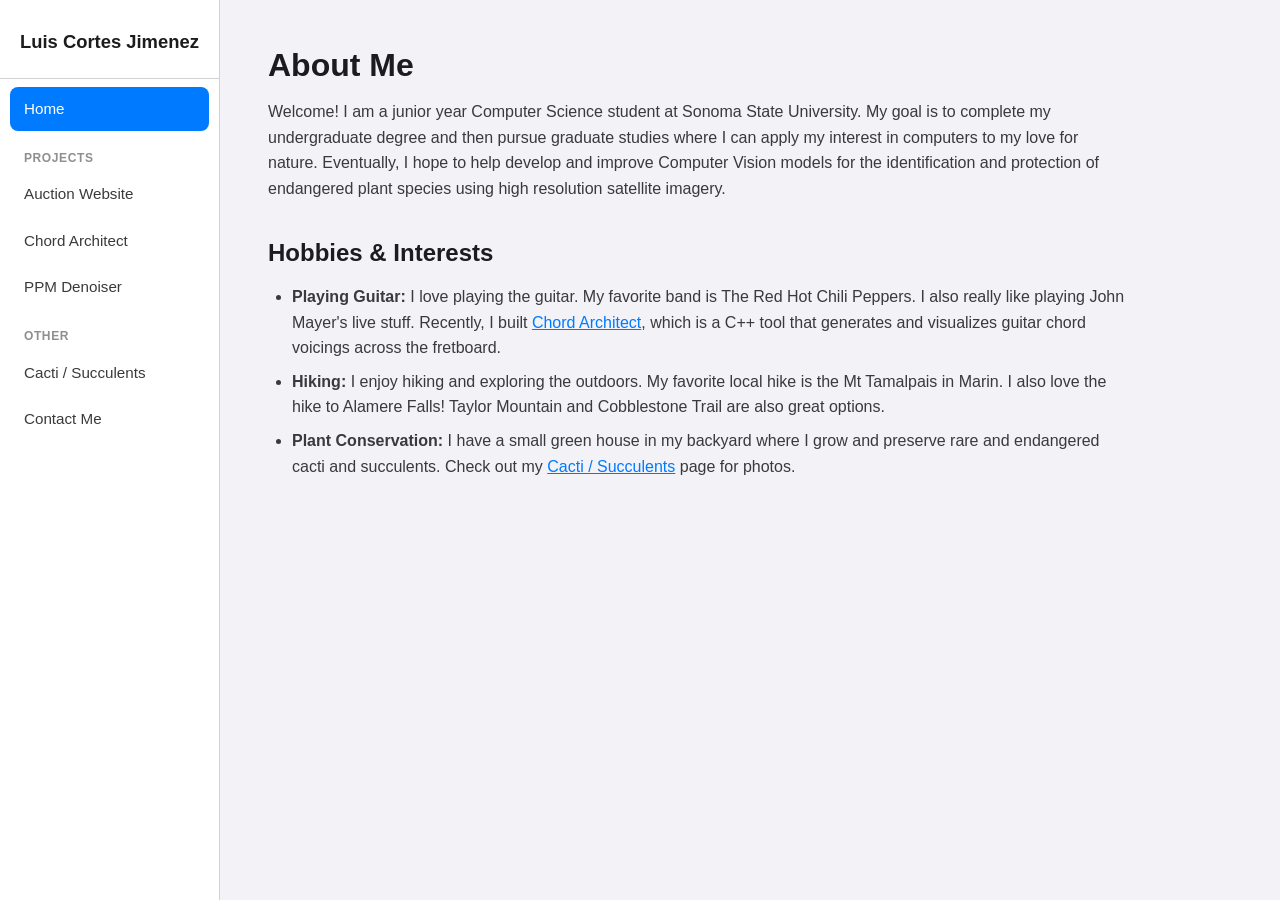
<file: index.html>
<!DOCTYPE html>
<html lang="en">
  <head>
    <meta charset="UTF-8">
    <meta name="viewport" content="width=device-width, initial-scale=1.0">
    <title>Luis Cortes Jimenez</title>
    <link rel="stylesheet" href="style.css">
  </head>
  <body>
    <aside class="sidebar">
      <div class="sidebar-header">Luis Cortes Jimenez</div>
      <nav>
        <a href="index.html" class="active">Home</a>
        <span class="nav-label">Projects</span>
        <a href="auction-website.html">Auction Website</a>
        <a href="chordarchitect.html">Chord Architect</a>
        <a href="ppm-denoiser.html">PPM Denoiser</a>
        <span class="nav-label">Other</span>
        <a href="cacti.html">Cacti / Succulents</a>
        <a href="contact.html">Contact Me</a>
      </nav>
    </aside>

    <main class="main-content">
      <h1>About Me</h1>
      <p>Welcome! I am a junior year Computer Science student at Sonoma State University. My goal is to complete my undergraduate degree and then pursue graduate studies where I can apply my interest in computers to my love for nature. Eventually, I hope to help develop and improve Computer Vision models for the identification and protection of endangered plant species using high resolution satellite imagery. </p>

      <h2>Hobbies &amp; Interests</h2>
      <ul>
        <li><strong>Playing Guitar:</strong> I love playing the guitar. My favorite band is The Red Hot Chili Peppers. I also really like playing John Mayer's live stuff. Recently, I built <a href="https://github.com/luiscortesjimenez/guitar_chord_generator">Chord Architect</a>, which is a C++ tool that generates and visualizes guitar chord voicings across the fretboard.</li>
        <li><strong>Hiking:</strong> I enjoy hiking and exploring the outdoors. My favorite local hike is the Mt Tamalpais in Marin. I also love the hike to Alamere Falls! Taylor Mountain and Cobblestone Trail are also great options.</li>
        <li><strong>Plant Conservation:</strong> I have a small green house in my backyard where I grow and preserve rare and endangered cacti and succulents. Check out my <a href="cacti.html">Cacti / Succulents</a> page for photos.</li>
      </ul>
    </main>
  </body>
</html>
</file>
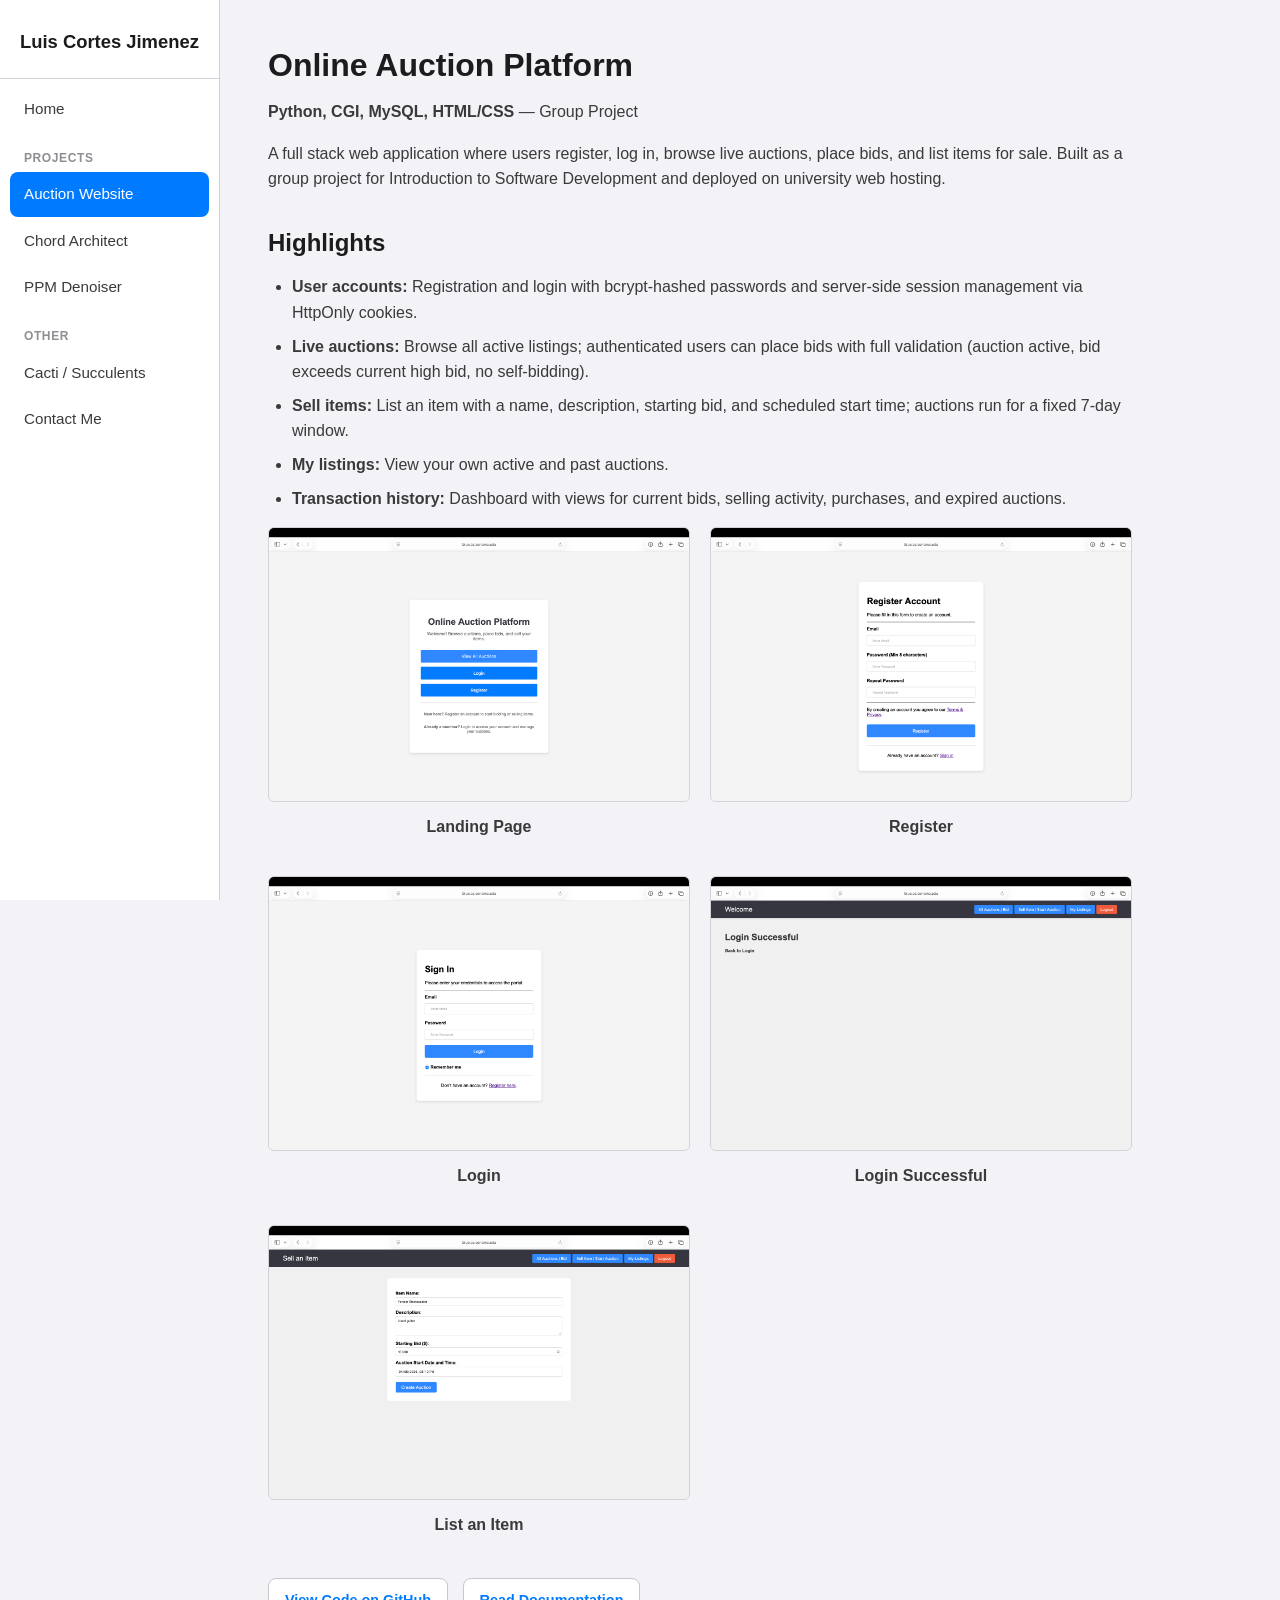
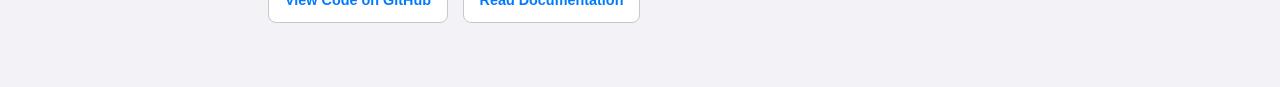
<file: auction-website.html>
<!DOCTYPE html>
<html lang="en">
  <head>
    <meta charset="UTF-8">
    <meta name="viewport" content="width=device-width, initial-scale=1.0">
    <title>Online Auction Platform — Luis Cortes Portfolio</title>
    <link rel="stylesheet" href="style.css">
  </head>
  <body>
    <aside class="sidebar">
      <div class="sidebar-header">Luis Cortes Jimenez</div>
      <nav>
        <a href="index.html">Home</a>
        <span class="nav-label">Projects</span>
        <a href="auction-website.html" class="active">Auction Website</a>
        <a href="chordarchitect.html">Chord Architect</a>
        <a href="ppm-denoiser.html">PPM Denoiser</a>
        <span class="nav-label">Other</span>
        <a href="cacti.html">Cacti / Succulents</a>
        <a href="contact.html">Contact Me</a>
      </nav>
    </aside>

    <main class="main-content">
      <h1>Online Auction Platform</h1>
      <p><strong>Python, CGI, MySQL, HTML/CSS</strong> &mdash; Group Project</p>
      <p>A full stack web application where users register, log in, browse live auctions, place bids, and list items for sale. Built as a group project for Introduction to Software Development and deployed on university web hosting.</p>

      <h2>Highlights</h2>
      <ul>
        <li><strong>User accounts:</strong> Registration and login with bcrypt-hashed passwords and server-side session management via HttpOnly cookies.</li>
        <li><strong>Live auctions:</strong> Browse all active listings; authenticated users can place bids with full validation (auction active, bid exceeds current high bid, no self-bidding).</li>
        <li><strong>Sell items:</strong> List an item with a name, description, starting bid, and scheduled start time; auctions run for a fixed 7-day window.</li>
        <li><strong>My listings:</strong> View your own active and past auctions.</li>
        <li><strong>Transaction history:</strong> Dashboard with views for current bids, selling activity, purchases, and expired auctions.</li>
      </ul>

      <div class="project-screenshots">
        <div class="screenshot-grid">
          <div class="screenshot">
            <img src="assets/auction/landing.png" alt="Landing page">
            <p>Landing Page</p>
          </div>
          <div class="screenshot">
            <img src="assets/auction/register.png" alt="Registration form">
            <p>Register</p>
          </div>
          <div class="screenshot">
            <img src="assets/auction/login.png" alt="Login form">
            <p>Login</p>
          </div>
          <div class="screenshot">
            <img src="assets/auction/login_successful.png" alt="Successful login with auctions">
            <p>Login Successful</p>
          </div>
          <div class="screenshot">
            <img src="assets/auction/list_item.png" alt="List an item for auction">
            <p>List an Item</p>
          </div>
        </div>
      </div>

      <div class="btn-group">
        <a href="https://github.com/luiscortesjimenez/auction_website" class="btn">View Code on GitHub</a>
        <a href="https://github.com/luiscortesjimenez/auction_website#readme" class="btn">Read Documentation</a>
      </div>
    </main>
  </body>
</html>
</file>
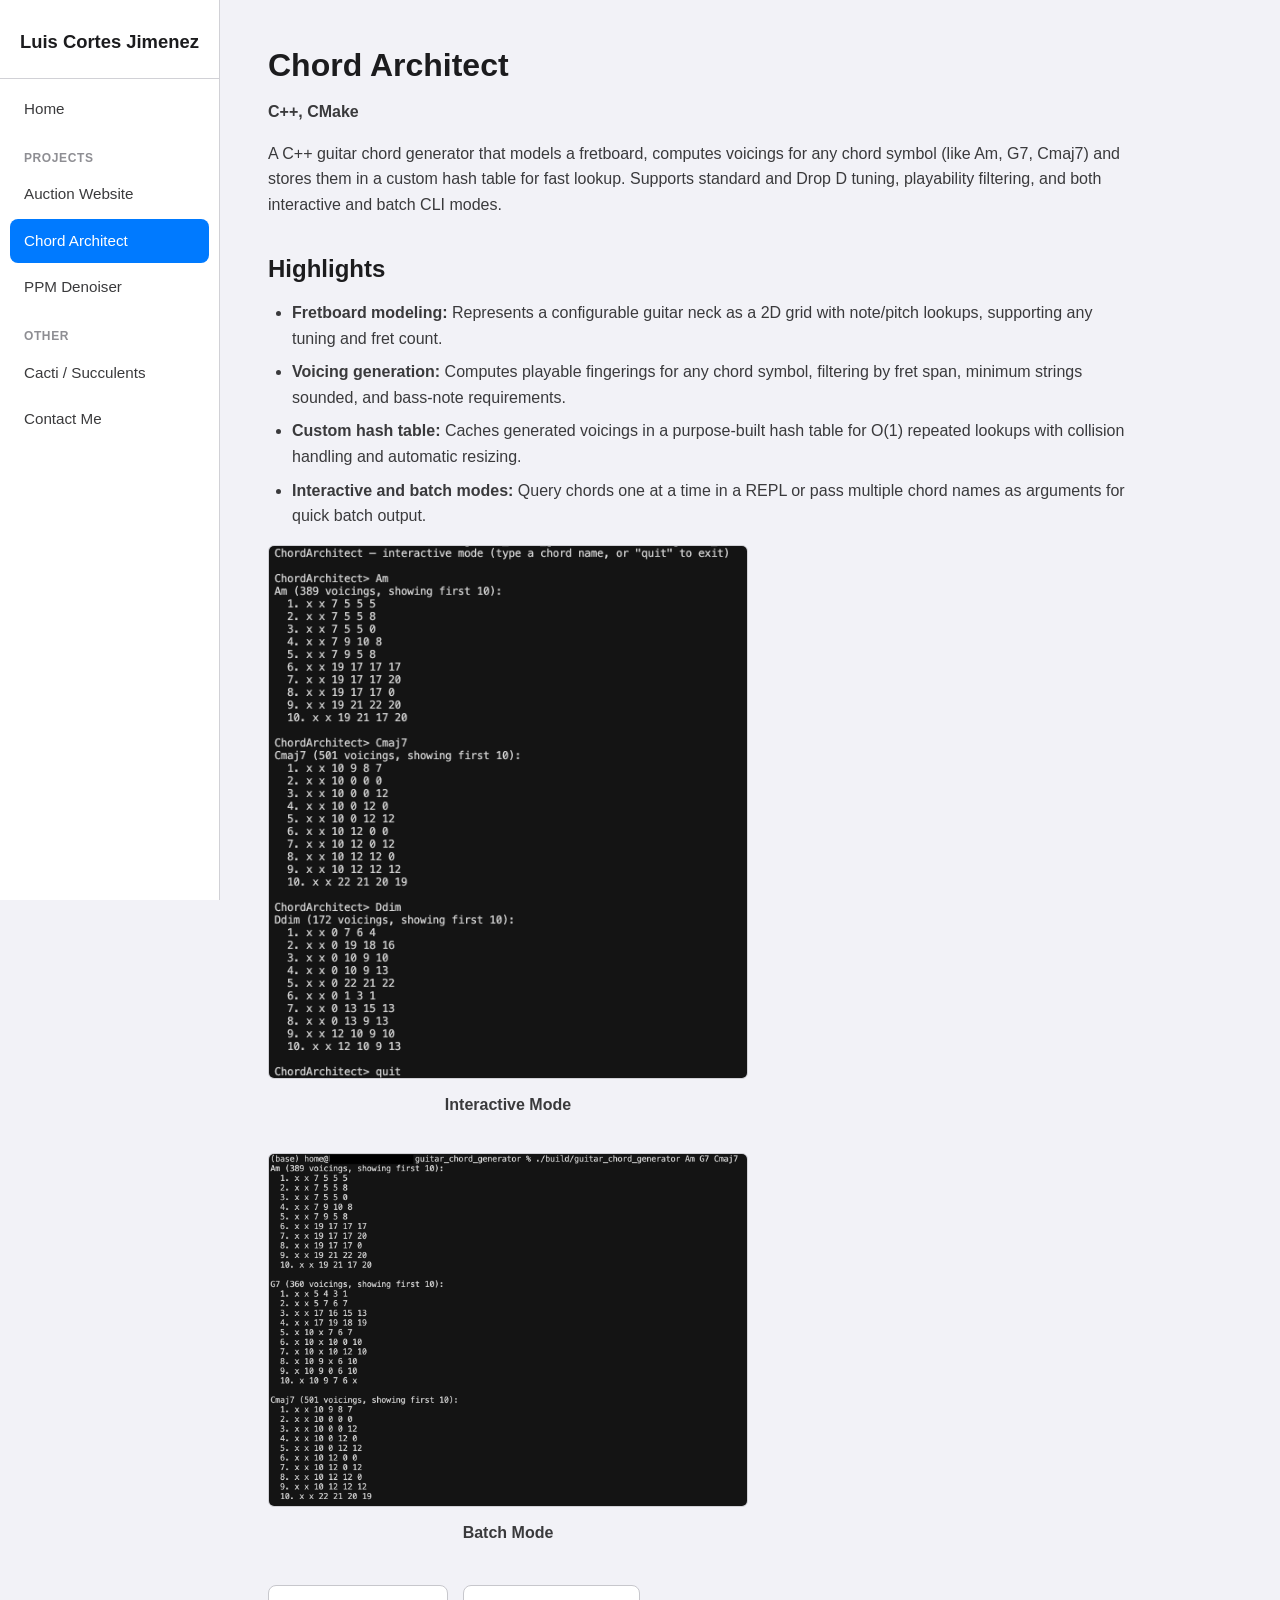
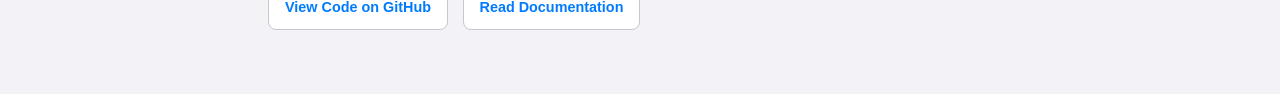
<file: chordarchitect.html>
<!DOCTYPE html>
<html lang="en">
  <head>
    <meta charset="UTF-8">
    <meta name="viewport" content="width=device-width, initial-scale=1.0">
    <title>Chord Architect — Luis Cortes Portfolio</title>
    <link rel="stylesheet" href="style.css">
  </head>
  <body>
    <aside class="sidebar">
      <div class="sidebar-header">Luis Cortes Jimenez</div>
      <nav>
        <a href="index.html">Home</a>
        <span class="nav-label">Projects</span>
        <a href="auction-website.html">Auction Website</a>
        <a href="chordarchitect.html" class="active">Chord Architect</a>
        <a href="ppm-denoiser.html">PPM Denoiser</a>
        <span class="nav-label">Other</span>
        <a href="cacti.html">Cacti / Succulents</a>
        <a href="contact.html">Contact Me</a>
      </nav>
    </aside>

    <main class="main-content">
      <h1>Chord Architect</h1>
      <p><strong>C++, CMake</strong></p>
      <p>A C++ guitar chord generator that models a fretboard, computes voicings for any chord symbol (like Am, G7, Cmaj7) and stores them in a custom hash table for fast lookup. Supports standard and Drop D tuning, playability filtering, and both interactive and batch CLI modes.</p>

      <h2>Highlights</h2>
      <ul>
        <li><strong>Fretboard modeling:</strong> Represents a configurable guitar neck as a 2D grid with note/pitch lookups, supporting any tuning and fret count.</li>
        <li><strong>Voicing generation:</strong> Computes playable fingerings for any chord symbol, filtering by fret span, minimum strings sounded, and bass-note requirements.</li>
        <li><strong>Custom hash table:</strong> Caches generated voicings in a purpose-built hash table for O(1) repeated lookups with collision handling and automatic resizing.</li>
        <li><strong>Interactive and batch modes:</strong> Query chords one at a time in a REPL or pass multiple chord names as arguments for quick batch output.</li>
      </ul>

      <div class="chord-screenshots">
        <div class="screenshot">
          <img src="assets/chordarchitect/chord_repl.png" alt="Interactive REPL session">
          <p>Interactive Mode</p>
        </div>
        <div class="screenshot">
          <img src="assets/chordarchitect/chord_batch.png" alt="Batch mode with multiple chords">
          <p>Batch Mode</p>
        </div>
      </div>

      <div class="btn-group">
        <a href="https://github.com/luiscortesjimenez/guitar_chord_generator" class="btn">View Code on GitHub</a>
        <a href="https://github.com/luiscortesjimenez/guitar_chord_generator#readme" class="btn">Read Documentation</a>
      </div>
    </main>
  </body>
</html>
</file>
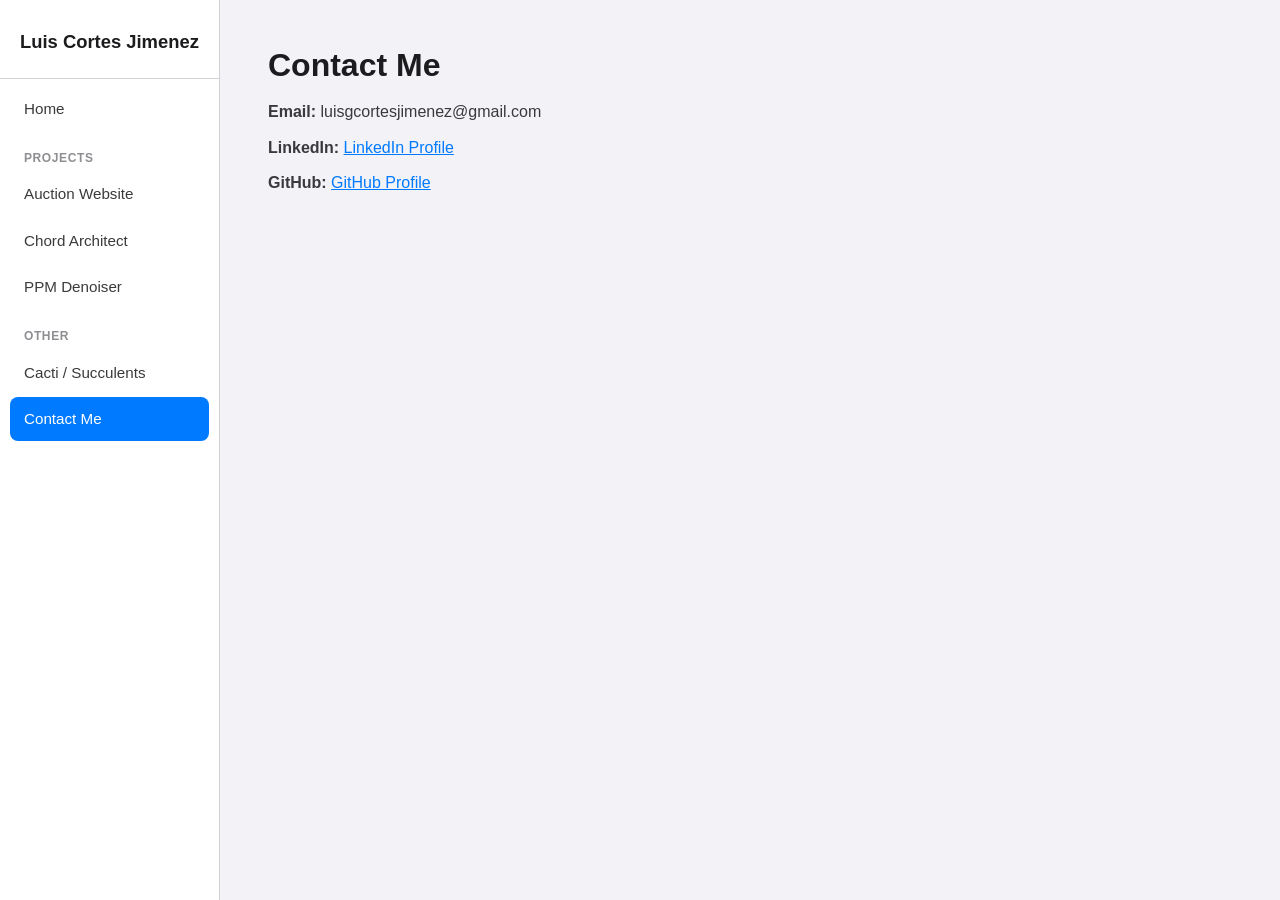
<file: contact.html>
<!DOCTYPE html>
<html lang="en">
  <head>
    <meta charset="UTF-8">
    <meta name="viewport" content="width=device-width, initial-scale=1.0">
    <title>Contact Me — Luis Cortes Portfolio</title>
    <link rel="stylesheet" href="style.css">
  </head>
  <body>
    <aside class="sidebar">
      <div class="sidebar-header">Luis Cortes Jimenez</div>
      <nav>
        <a href="index.html">Home</a>
        <span class="nav-label">Projects</span>
        <a href="auction-website.html">Auction Website</a>
        <a href="chordarchitect.html">Chord Architect</a>
        <a href="ppm-denoiser.html">PPM Denoiser</a>
        <span class="nav-label">Other</span>
        <a href="cacti.html">Cacti / Succulents</a>
        <a href="contact.html" class="active">Contact Me</a>
      </nav>
    </aside>

    <main class="main-content">
      <h1>Contact Me</h1>
      <div class="contact-info">
        <p><strong>Email:</strong> luisgcortesjimenez@gmail.com</p>
        <p><strong>LinkedIn:</strong> <a href="https://www.linkedin.com/in/luiscortesjimenez">LinkedIn Profile</a></p>
        <p><strong>GitHub:</strong> <a href="https://github.com/luiscortesjimenez">GitHub Profile</a></p>
      </div>
    </main>
  </body>
</html>
</file>
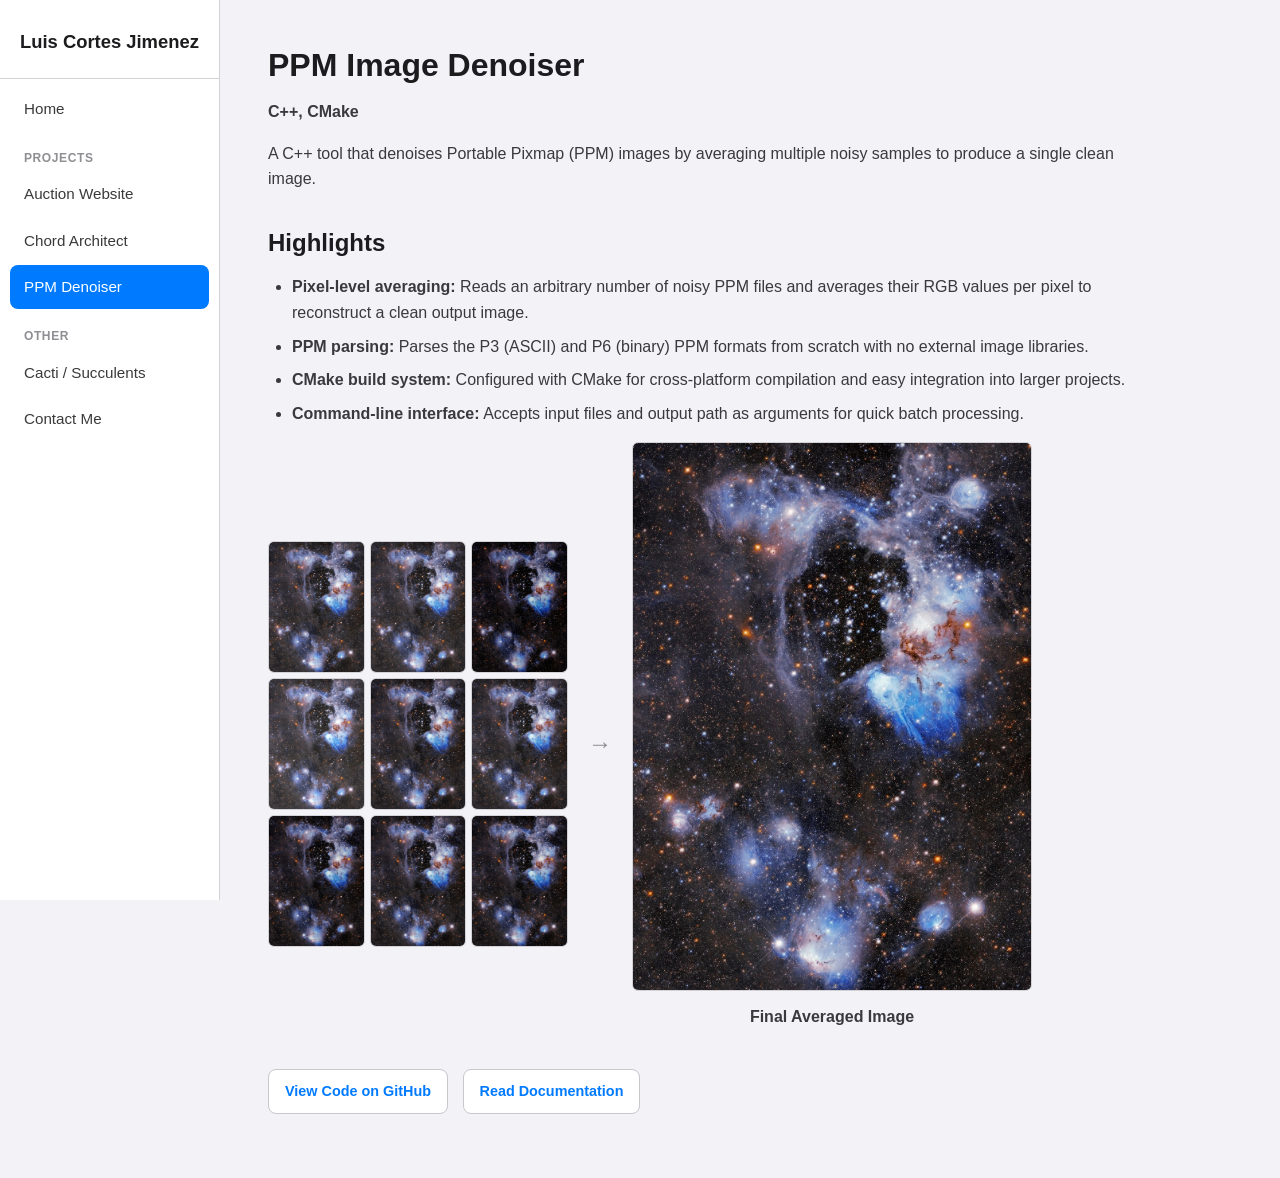
<file: ppm-denoiser.html>
<!DOCTYPE html>
<html lang="en">
  <head>
    <meta charset="UTF-8">
    <meta name="viewport" content="width=device-width, initial-scale=1.0">
    <title>PPM Image Denoiser — Luis Cortes Portfolio</title>
    <link rel="stylesheet" href="style.css">
  </head>
  <body>
    <aside class="sidebar">
      <div class="sidebar-header">Luis Cortes Jimenez</div>
      <nav>
        <a href="index.html">Home</a>
        <span class="nav-label">Projects</span>
        <a href="auction-website.html">Auction Website</a>
        <a href="chordarchitect.html">Chord Architect</a>
        <a href="ppm-denoiser.html" class="active">PPM Denoiser</a>
        <span class="nav-label">Other</span>
        <a href="cacti.html">Cacti / Succulents</a>
        <a href="contact.html">Contact Me</a>
      </nav>
    </aside>

    <main class="main-content">
      <h1>PPM Image Denoiser</h1>
      <p><strong>C++, CMake</strong></p>
      <p>A C++ tool that denoises Portable Pixmap (PPM) images by averaging multiple noisy samples to produce a single clean image.</p>

      <h2>Highlights</h2>
      <ul>
        <li><strong>Pixel-level averaging:</strong> Reads an arbitrary number of noisy PPM files and averages their RGB values per pixel to reconstruct a clean output image.</li>
        <li><strong>PPM parsing:</strong> Parses the P3 (ASCII) and P6 (binary) PPM formats from scratch with no external image libraries.</li>
        <li><strong>CMake build system:</strong> Configured with CMake for cross-platform compilation and easy integration into larger projects.</li>
        <li><strong>Command-line interface:</strong> Accepts input files and output path as arguments for quick batch processing.</li>
      </ul>

      <div class="project-demo">
        <div class="noisy-grid">
          <img src="assets/ppm/noisy1.png" alt="Noisy 1">
          <img src="assets/ppm/noisy2.png" alt="Noisy 2">
          <img src="assets/ppm/noisy3.png" alt="Noisy 3">
          <img src="assets/ppm/noisy4.png" alt="Noisy 4">
          <img src="assets/ppm/noisy5.png" alt="Noisy 5">
          <img src="assets/ppm/noisy6.png" alt="Noisy 6">
          <img src="assets/ppm/noisy7.png" alt="Noisy 7">
          <img src="assets/ppm/noisy8.png" alt="Noisy 8">
          <img src="assets/ppm/noisy9.png" alt="Noisy 9">
        </div>

        <div class="demo-arrow">&#8594;</div>

        <div class="clean-image">
          <img src="assets/ppm/clean.png" alt="Final Clean Image">
          <p>Final Averaged Image</p>
        </div>
      </div>

      <div class="btn-group">
        <a href="https://github.com/luiscortesjimenez/PPM_Denoiser" class="btn">View Code on GitHub</a>
        <a href="https://github.com/luiscortesjimenez/PPM_Denoiser#readme" class="btn">Read Documentation</a>
      </div>
    </main>
  </body>
</html>
</file>
<file: style.css>
* {
  margin: 0;
  padding: 0;
  box-sizing: border-box;
}

body {
  font-family: -apple-system, BlinkMacSystemFont, "Segoe UI", Helvetica, Arial, sans-serif;
  line-height: 1.6;
  color: #1c1c1e;
  background: #f2f2f7;
}

/* ── Sidebar ── */

.sidebar {
  position: fixed;
  top: 0;
  left: 0;
  width: 220px;
  height: 100vh;
  background: #ffffff;
  color: #1c1c1e;
  display: flex;
  flex-direction: column;
  padding: 30px 0;
  overflow-y: auto;
  border-right: 1px solid #d1d1d6;
}

.sidebar-header {
  padding: 0 20px 24px;
  font-size: 1.15rem;
  font-weight: 700;
  line-height: 1.3;
  border-bottom: 1px solid #d1d1d6;
  color: #1c1c1e;
}

.sidebar nav {
  display: flex;
  flex-direction: column;
  padding: 8px 10px 0;
}

.sidebar nav a {
  display: block;
  padding: 10px 14px;
  color: #3a3a3c;
  text-decoration: none;
  font-size: 0.95rem;
  border-radius: 8px;
  margin-bottom: 2px;
  transition: background 0.15s, color 0.15s;
}

.sidebar nav a:hover {
  background: #e5e5ea;
  color: #1c1c1e;
}

.sidebar nav a.active {
  background: #007aff;
  color: #fff;
}

.nav-label {
  display: block;
  padding: 16px 14px 4px;
  font-size: 0.75rem;
  font-weight: 600;
  text-transform: uppercase;
  letter-spacing: 0.05em;
  color: #8e8e93;
}

/* ── Main content ── */

.main-content {
  margin-left: 220px;
  padding: 40px 48px;
  max-width: 960px;
}

.main-content h1 {
  margin-bottom: 8px;
  color: #1c1c1e;
}

.main-content h2 {
  margin-top: 32px;
  margin-bottom: 12px;
  color: #1c1c1e;
}

.main-content h3 {
  margin-top: 24px;
  margin-bottom: 8px;
}

.main-content p {
  margin-bottom: 16px;
  color: #3a3a3c;
}

.main-content ul {
  margin-left: 24px;
  margin-bottom: 16px;
}

.main-content li {
  margin-bottom: 8px;
  color: #3a3a3c;
}

.main-content a {
  color: #007aff;
}

/* ── Project screenshot layouts ── */

.project-demo {
  display: flex;
  flex-wrap: wrap;
  gap: 20px;
  align-items: center;
  margin-bottom: 20px;
}

.noisy-grid {
  display: grid;
  grid-template-columns: repeat(3, 1fr);
  gap: 5px;
  max-width: 300px;
}

.noisy-grid img {
  width: 100%;
  border: 1px solid #d1d1d6;
  border-radius: 6px;
}

.demo-arrow {
  font-size: 24px;
  font-weight: bold;
  color: #8e8e93;
}

.clean-image {
  max-width: 400px;
  text-align: center;
}

.clean-image img {
  width: 100%;
  border: 1px solid #d1d1d6;
  border-radius: 6px;
}

.clean-image p {
  margin-top: 5px;
  font-weight: 600;
  color: #3a3a3c;
}

.chord-screenshots {
  display: flex;
  flex-wrap: wrap;
  gap: 20px;
  align-items: flex-start;
  margin-bottom: 20px;
}

.chord-screenshots .screenshot {
  text-align: center;
}

.chord-screenshots img {
  max-width: 480px;
  width: 100%;
  border: 1px solid #d1d1d6;
  border-radius: 6px;
}

.chord-screenshots .screenshot p {
  margin-top: 5px;
  font-weight: 600;
  color: #3a3a3c;
}

/* ── Generic project screenshot row ── */

.project-screenshots {
  margin-bottom: 20px;
}

.screenshot-row {
  display: flex;
  flex-wrap: wrap;
  gap: 20px;
  align-items: flex-start;
}

.screenshot-row .screenshot {
  text-align: center;
}

.screenshot-row .screenshot img {
  max-width: 420px;
  width: 100%;
  border: 1px solid #d1d1d6;
  border-radius: 6px;
}

.screenshot-row .screenshot p {
  margin-top: 5px;
  font-weight: 600;
  color: #3a3a3c;
}

/* ── 2-column screenshot grid ── */

.screenshot-grid {
  display: grid;
  grid-template-columns: repeat(2, 1fr);
  gap: 20px;
  max-width: 1000px;
}

.screenshot-grid .screenshot {
  text-align: center;
}

.screenshot-grid .screenshot img {
  max-width: 480px;
  width: 100%;
  border: 1px solid #d1d1d6;
  border-radius: 6px;
}

.screenshot-grid .screenshot p {
  margin-top: 5px;
  font-weight: 600;
  color: #3a3a3c;
}

/* ── Buttons ── */

.btn {
  display: inline-block;
  padding: 10px 16px;
  color: #1c1c1e;
  text-decoration: none;
  border-radius: 8px;
  font-weight: 600;
  font-size: 0.9rem;
  background-color: #ffffff;
  border: 1.5px solid #c7c7cc;
  transition: background 0.15s, border-color 0.15s;
}

.btn + .btn {
  margin-left: 10px;
}

.btn:hover {
  background-color: #e5e5ea;
  border-color: #aeaeb2;
}

.btn-group {
  margin: 24px 0;
}

/* ── Cacti gallery placeholder ── */

.gallery-grid {
  display: grid;
  grid-template-columns: repeat(4, 1fr);
  gap: 16px;
  margin-top: 16px;
}

.gallery-item {
  display: flex;
  flex-direction: column;
  background: #fff;
  border: 1px solid #d1d1d6;
  border-radius: 10px;
  overflow: hidden;
}

.gallery-item img {
  width: 100%;
  display: block;
}

.gallery-item figcaption {
  padding: 8px 10px;
  font-size: 0.8rem;
  font-style: italic;
  color: #636366;
  border-top: 1px solid #e5e5ea;
  text-align: center;
}

/* ── Contact ── */

.contact-info p {
  margin-bottom: 10px;
}

/* ── Responsive: sidebar → top bar ── */

@media (max-width: 768px) {
  .sidebar {
    position: relative;
    width: 100%;
    height: auto;
    flex-direction: column;
    padding: 16px 0;
    border-right: none;
    border-bottom: 1px solid #d1d1d6;
  }

  .sidebar-header {
    padding: 0 16px 12px;
    border-bottom: 1px solid #d1d1d6;
  }

  .sidebar nav {
    flex-direction: row;
    flex-wrap: wrap;
    padding: 8px 8px 0;
  }

  .sidebar nav a {
    padding: 8px 14px;
    font-size: 0.9rem;
    margin-bottom: 4px;
  }

  .nav-label {
    padding: 8px 10px 2px;
  }

  .main-content {
    margin-left: 0;
    padding: 24px 20px;
  }
}
</file>
